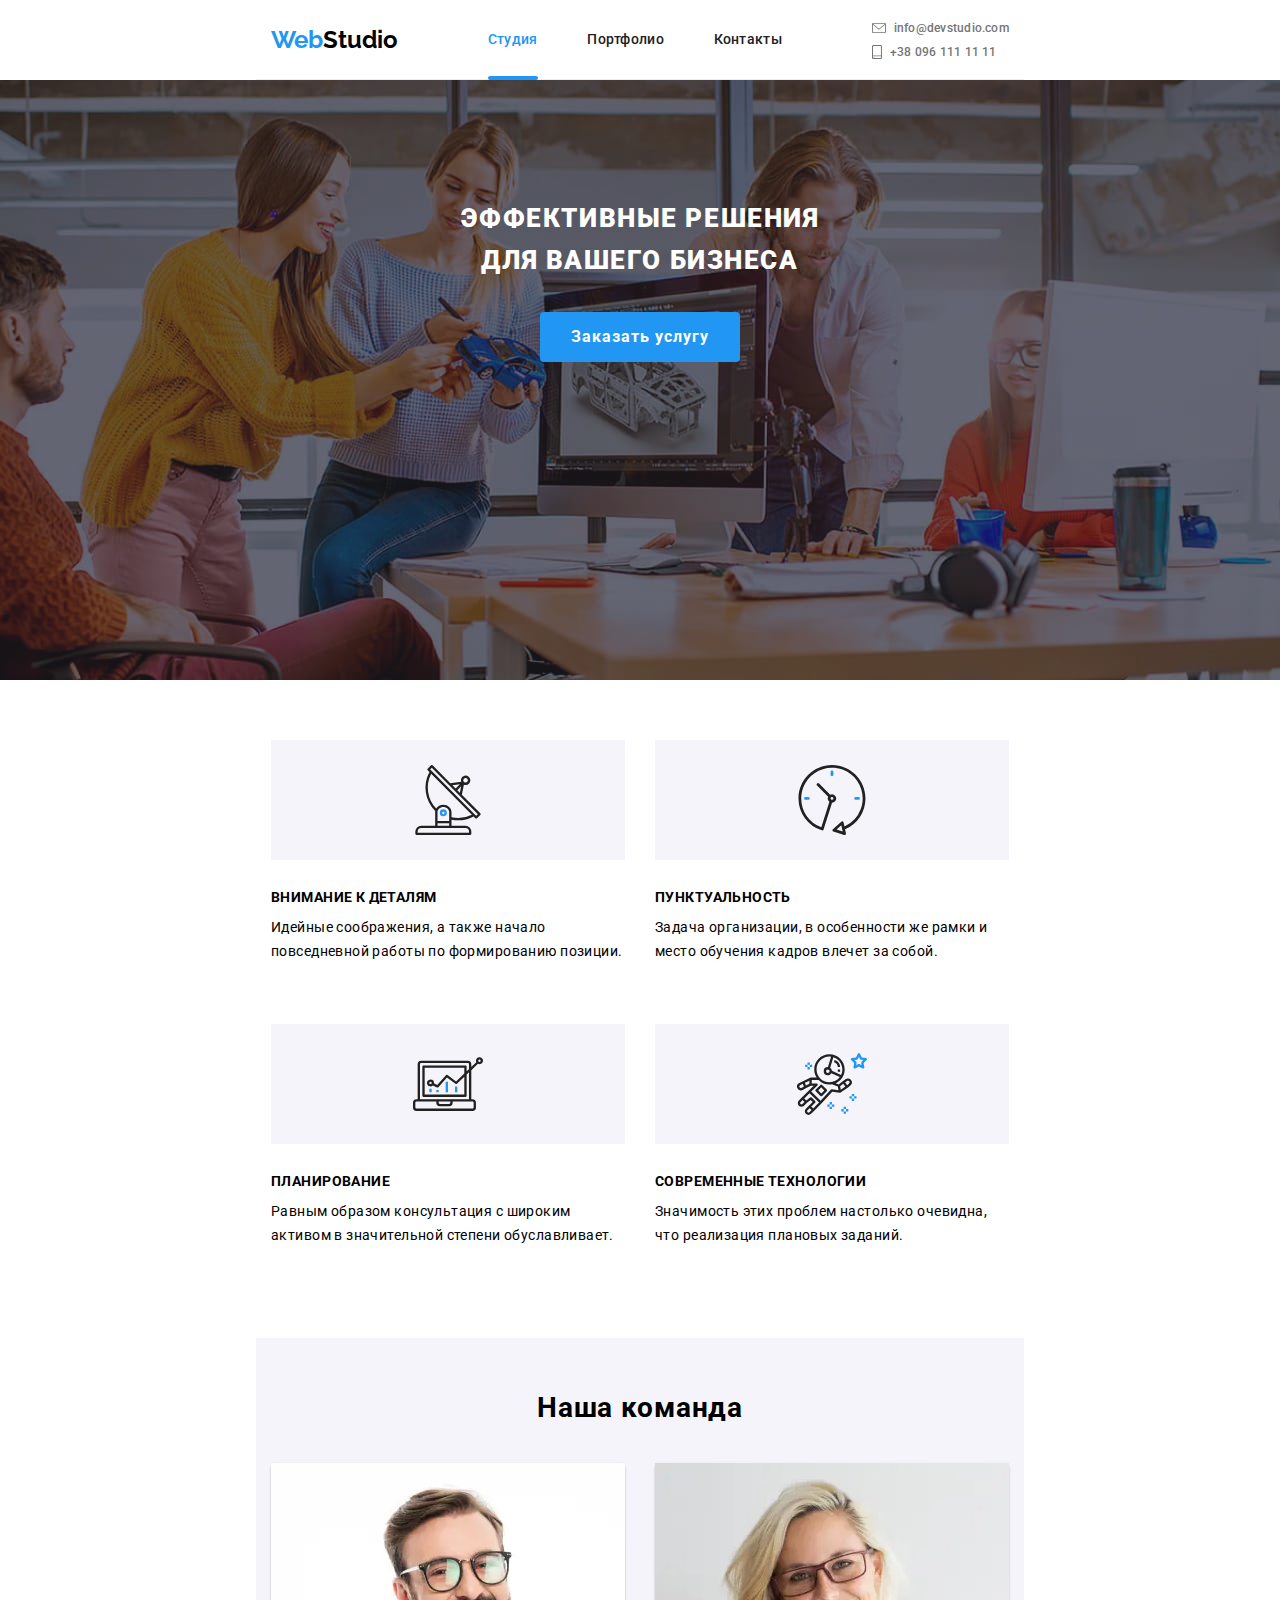
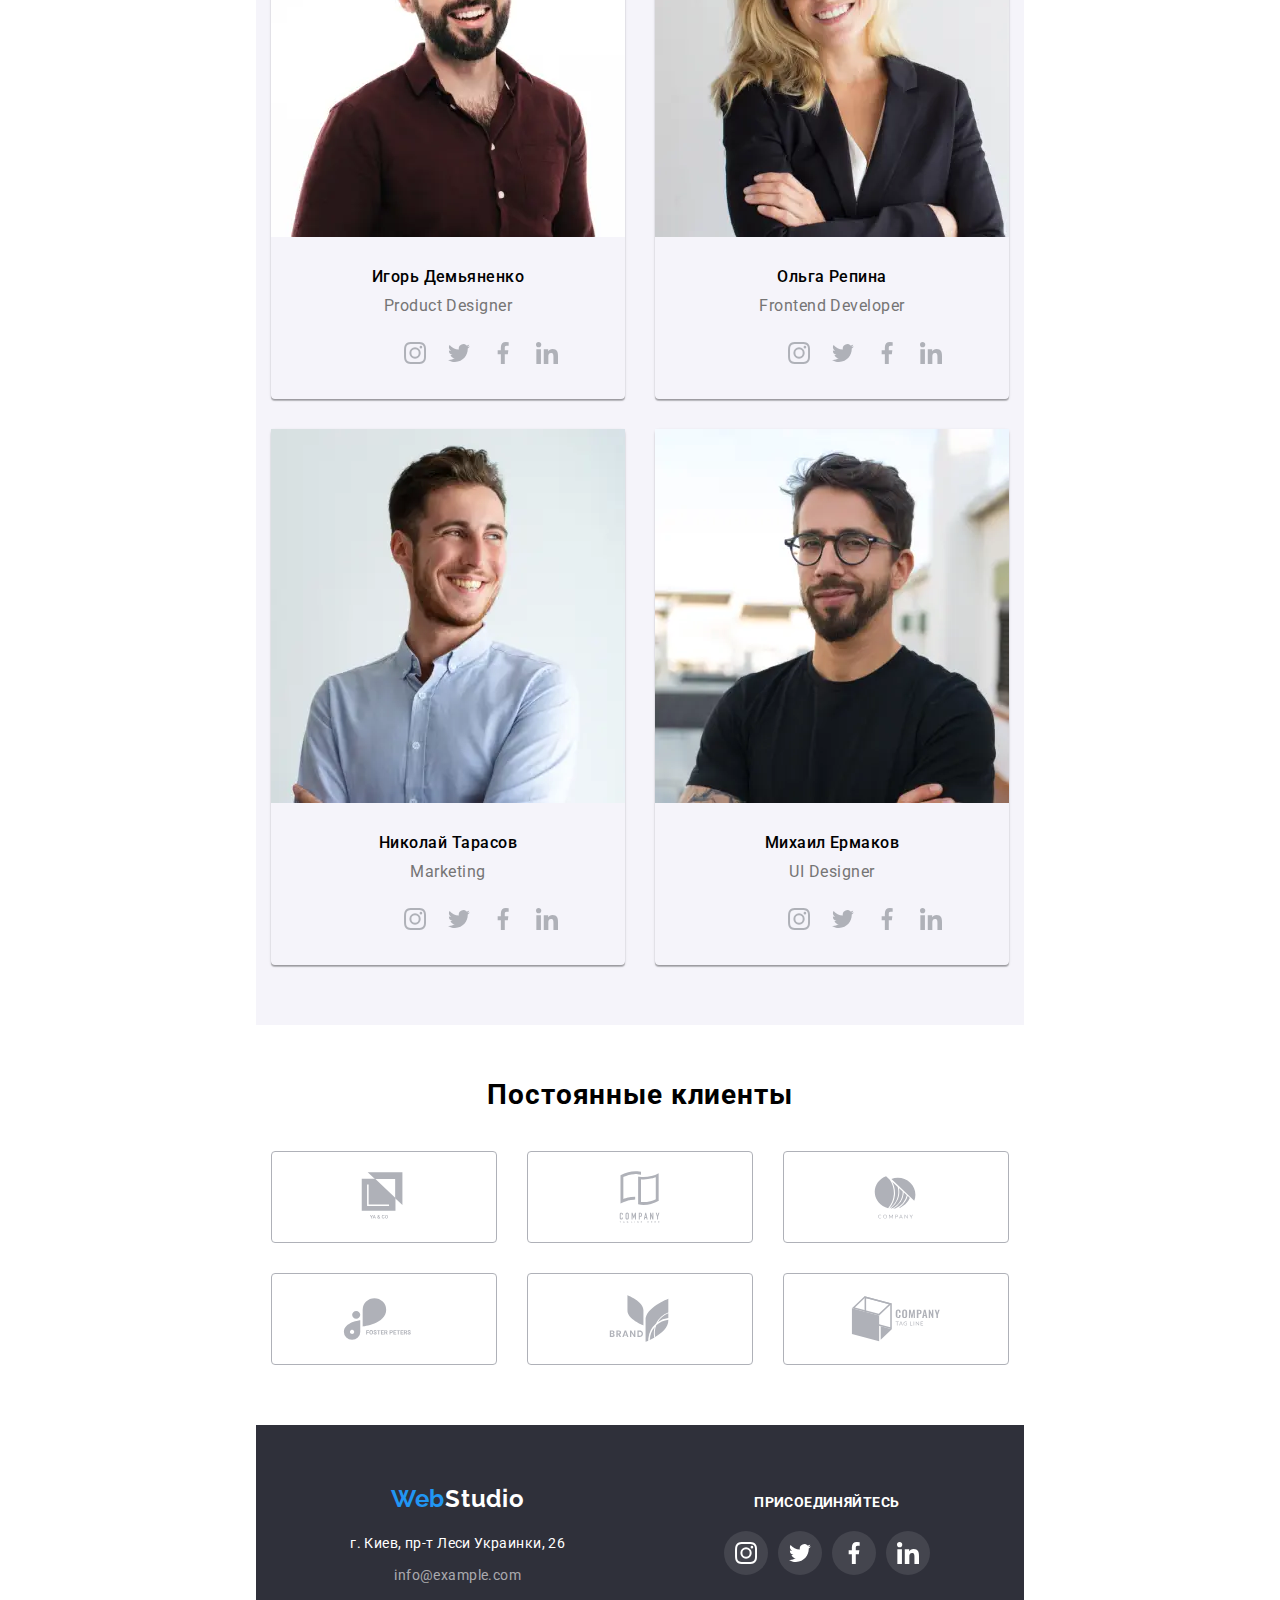
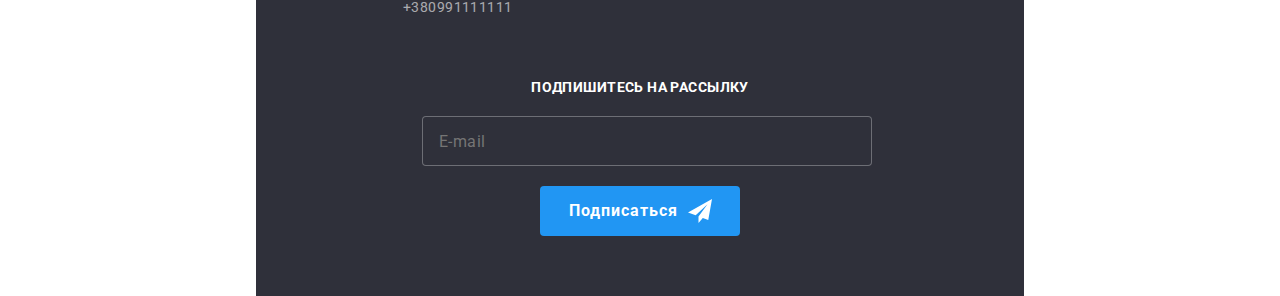
<file: index.html>
<!DOCTYPE html>
<html lang="en">
  <head>
    <meta charset="UTF-8" />
    <meta http-equiv="X-UA-Compatible" content="IE=edge" />
    <meta name="viewport" content="width=device-width, initial-scale=1.0" />
    <title>Web Studio</title>
    <link
      href="https://fonts.googleapis.com/css2?family=Raleway:wght@700&family=Roboto:wght@400;500;700;900&display=swap"
      rel="stylesheet"
    />
    <link
      rel="stylesheet"
      href="https://cdnjs.cloudflare.com/ajax/libs/modern-normalize/1.1.0/modern-normalize.min.css"
    />
    <link rel="stylesheet" href="./css/main.min.css" />
  </head>
  <body>
    <header class="header">
      <a href="./index.html" class="header__link-logo">
        <span class="logo-web">Web</span>Studio</a
      >
      <nav class="header__navigate">
        <ul class="header__list list">
          <li class="header__item">
            <a href="./index.html" class="header__link actual">Студия</a>
          </li>
          <li class="header__item">
            <a href="./portfolio.html" class="header__link">Портфолио</a>
          </li>
          <li class="header__item">
            <a href="#" class="header__link">Контакты</a>
          </li>
        </ul>
      </nav>
      <address class="header__connection">
        <ul class="header__connect-list list">
          <li class="header__connect-item">
            <a href="mailto:info@devstudio.com" class="header__link-contact"
              ><svg class="header__envelope">
                <use
                  class="hidden"
                  href="./images/env-smart-sprite.svg#icon-envelope"
                ></use>
                <use
                  class="appear"
                  href="./images/env-smart-sprite.svg#icon-envelope-desktop"
                ></use>
              </svg>
              info@devstudio.com</a
            >
          </li>
          <li class="header__connect-item">
            <a href="tel:+380961111111" class="header__link-contact"
              ><svg class="header__smartphone">
                <use
                  class="hidden"
                  href="./images/env-smart-sprite.svg#icon-smartphone"
                ></use>
                <use
                  class="appear"
                  href="./images/env-smart-sprite.svg#icon-smartphone-desktop"
                ></use>
              </svg>
              +38 096 111 11 11</a
            >
          </li>
        </ul>
      </address>
      <button
        class="header__button is-open"
        type="button"
        aria-expanded="false"
        data-menu-open
      >
        <svg
          class="header__picture"
          width="40px"
          height="40px"
          aria-label="пермикач мобільного меню"
        >
          <use
            class="header__icon-menu"
            href="./images/new-sprite.svg#icon-menu_40px"
          ></use>
          <!--<use
            class="header__icon-cross"
            href="./images/new-sprite.svg#icon-close_40px"
          ></use>-->
        </svg>
      </button>
      <div class="backdrop is-hidden" data-menu>
        <div class="mobil-modal">
          <button class="mobil-modal__btn" type="button" data-menu-close>
            <svg class="mobil-modal__picture" width="40px" height="40px">
              <use href="./images/new-sprite.svg#icon-close_40px"></use>
            </svg>
          </button>
          <nav class="mobil-modal__navigate">
            <ul class="mobil-modal__list list">
              <li class="mobil-modal__item">
                <a href="./index.html" class="mobil-modal__link curent"
                  >Студия</a
                >
              </li>
              <li class="mobil-modal__item">
                <a href="./portfolio.html" class="mobil-modal__link"
                  >Портфолио</a
                >
              </li>
              <li class="mobil-modal__item">
                <a href="#" class="mobil-modal__link">Контакты</a>
              </li>
            </ul>
          </nav>
          <address class="mobil-modal__connection">
            <ul class="mobil-modal__connect-list list">
              <li class="mobil-modal__connect-item">
                <a href="tel:+380961111111" class="mobil-modal__phone"
                  >+38 096 111 11 11</a
                >
              </li>
              <li class="mobil-modal__connect-item">
                <a href="mailto:info@devstudio.com" class="mobil-modal__mail"
                  >info@devstudio.com</a
                >
              </li>
            </ul>
          </address>
          <ul class="mobil-modal__social list">
            <li class="mobil-modal__social-item">
              <a href="" class="mobil-modal__social-link">Instagram</a>
            </li>
            <li class="mobil-modal__social-item before">
              <a href="" class="mobil-modal__social-link">Twitter</a>
            </li>
            <li class="mobil-modal__social-item before">
              <a href="" class="mobil-modal__social-link">Facebook</a>
            </li>
            <li class="mobil-modal__social-item before">
              <a href="" class="mobil-modal__social-link">LinkedIn</a>
            </li>
          </ul>
        </div>
      </div>
    </header>
    <main>
      <section class="hero">
        <div class="container">
          <h1 class="hero__headline">
            Эффективные решения <br />
            для вашего бизнеса
          </h1>
          <button class="hero__button" type="button" data-modal-open>
            Заказать услугу
          </button>
        </div>
      </section>
      <section class="features">
        <h2 class="visualy-hidden">features</h2>
        <ul class="features__list list">
          <li class="features__item antenna">
            <h3 class="features__headline">Внимание к деталям</h3>
            <p class="features__text">
              Идейные соображения, а также начало повседневной работы по
              формированию позиции.
            </p>
          </li>
          <li class="features__item clock">
            <h3 class="features__headline">Пунктуальность</h3>
            <p class="features__text">
              Задача организации, в особенности же рамки и место обучения кадров
              влечет за собой.
            </p>
          </li>
          <li class="features__item diagram">
            <h3 class="features__headline">Планирование</h3>
            <p class="features__text">
              Равным образом консультация с широким активом в значительной
              степени обуславливает.
            </p>
          </li>
          <li class="features__item astronaut">
            <h3 class="features__headline">Современные технологии</h3>
            <p class="features__text">
              Значимость этих проблем настолько очевидна, что реализация
              плановых заданий.
            </p>
          </li>
        </ul>
      </section>
      <section class="trade">
        <h2 class="trade__headline">Чем мы занимаемся</h2>
        <ul class="trade__list list">
          <li class="trade__item">
            <picture>
              <source
                srcset="./images/trade1.webp 1x, ./images/trade1@2x.webp 2x"
                type="image/webp"
              />
              <source
                srcset="./images/code.jpg 1x, ./images/code@2x.jpg 2x"
                type="image/jpg"
              />
              <img src="./images/code.jpg" alt="coding" />
            </picture>
            <div class="trade__text-container">
              <p class="trade__text">Десктопные приложения</p>
            </div>
          </li>
          <li class="trade__item">
            <picture>
              <source
                srcset="./images/trade2.webp 1x, ./images/trade2@2x.webp 2x"
                type="image/webp"
              />
              <source
                srcset="
                  ./images/aplications.jpg    1x,
                  ./images/aplications@2x.jpg 2x
                "
                type="image/jpg"
              />
              <img
                src="./images/aplications.jpg"
                alt="smartphone and computor connect"
              />
            </picture>
            <div class="trade__text-container">
              <p class="trade__text">Мобильные приложения</p>
            </div>
          </li>
          <li class="trade__item">
            <picture>
              <source
                srcset="./images/trade3.webp 1x, ./images/trade3@2x.webp 2x"
                type="image/webp"
              />
              <source
                srcset="./images/designe.jpg 1x, ./images/designe@2x.jpg 2x"
                type="image/jpg"
              />
              <img src="./images/designe.jpg" alt="computor designe" />
            </picture>
            <div class="trade__text-container">
              <p class="trade__text">Дизайнерские решения</p>
            </div>
          </li>
        </ul>
      </section>
      <section class="team">
        <h2 class="team__header">Наша команда</h2>
        <ul class="team__list list">
          <li class="team__item">
            <picture>
              <source
                srcset="./images/photo1.webp 1x, ./images/photo1@2x.webp 2x"
                type="image/webp"
                media="(max-width: 767px)"
              />
              <source
                srcset="./images/photo1.jpg 1x, ./images/photo1@2x.jpg 2x"
                type="image/jpg"
                media="(max-width: 767px)"
              />
              <source
                srcset="
                  ./images/photo1-tablet.webp    1x,
                  ./images/photo1-tablet@2x.webp 2x
                "
                type="image/webp"
                media="(min-width: 768px)"
              />
              <source
                srcset="
                  ./images/photo1-tablet.jpg    1x,
                  ./images/photo1-tablet@2x.jpg 2x
                "
                type="image/jpg"
                media="(min-width: 768px)"
              />
              <source
                srcset="
                  ./images/photo1-desktop.webp    1x,
                  ./images/photo1-desktop@2x.webp 2x
                "
                type="image/webp"
                media="(min-width: 1600px)"
              />
              <source
                srcset="
                  ./images/photo1-desktop.jpg    1x,
                  ./images/photo1-desktop@2x.jpg 2x
                "
                type="image/jpg"
                media="(min-width: 1600px)"
              />

              <img
                class="team__picture"
                src="./images/photo1.jpg"
                alt="photo"
              />
            </picture>
            <h3 class="team__headline">Игорь Демьяненко</h3>
            <p class="team__text">Product Designer</p>
            <ul class="social list">
              <li class="social__item">
                <a href="#" class="social__link"
                  ><svg class="social__picture" width="22px" height="22px">
                    <use href="./images/symbol-defs.svg#icon-instagram"></use>
                  </svg>
                </a>
              </li>
              <li class="social__item">
                <a href="" class="social__link"
                  ><svg class="social__picture" width="22px" height="22px">
                    <use href="./images/symbol-defs.svg#icon-twitter"></use>
                  </svg>
                </a>
              </li>
              <li class="social__item">
                <a href="" class="social__link"
                  ><svg class="social__picture" width="22px" height="22px">
                    <use href="./images/symbol-defs.svg#icon-facebook"></use>
                  </svg>
                </a>
              </li>
              <li class="social__item">
                <a href="" class="social__link"
                  ><svg class="social__picture" width="22px" height="22px">
                    <use href="./images/symbol-defs.svg#icon-linkedin"></use>
                  </svg>
                </a>
              </li>
            </ul>
          </li>
          <li class="team__item">
            <picture>
              <source
                srcset="./images/photo2.webp 1x, ./images/photo2@2x.webp 2x"
                type="image/webp"
                media="(max-width: 479px)"
              />
              <source
                srcset="./images/photo2.jpg 1x, ./images/photo2@2x.jpg 2x"
                type="image/jpg"
                media="(max-width: 479px)"
              />
              <source
                srcset="
                  ./images/photo2-tablet.webp    1x,
                  ./images/photo2-tablet@2x.webp 2x
                "
                type="image/webp"
                media="(min-width: 480px)"
              />
              <source
                srcset="
                  ./images/photo2-tablet.jpg    1x,
                  ./images/photo2-tablet@2x.jpg 2x
                "
                type="image/jpg"
                media="(min-width: 480px)"
              />
              <source
                srcset="
                  ./images/photo2-desktop.webp    1x,
                  ./images/photo2-desktop@2x.webp 2x
                "
                type="image/webp"
                media="(min-width: 768px)"
              />
              <source
                srcset="
                  ./images/photo2-desktop.jpg    1x,
                  ./images/photo2-desktop@2x.jpg 2x
                "
                type="image/jpg"
                media="(min-width: 768px)"
              />

              <img class="team__picture" src="./images/photo2.jpg" alt="" />
            </picture>
            <h3 class="team__headline">Ольга Репина</h3>
            <p class="team__text">Frontend Developer</p>
            <ul class="social list">
              <li class="social__item">
                <a href="#" class="social__link"
                  ><svg class="social__picture" width="22px" height="22px">
                    <use href="./images/symbol-defs.svg#icon-instagram"></use>
                  </svg>
                </a>
              </li>
              <li class="social__item">
                <a href="" class="social__link"
                  ><svg class="social__picture" width="22px" height="22px">
                    <use href="./images/symbol-defs.svg#icon-twitter"></use>
                  </svg>
                </a>
              </li>
              <li class="social__item">
                <a href="" class="social__link"
                  ><svg class="social__picture" width="22px" height="22px">
                    <use href="./images/symbol-defs.svg#icon-facebook"></use>
                  </svg>
                </a>
              </li>
              <li class="social__item">
                <a href="" class="social__link"
                  ><svg class="social__picture" width="22px" height="22px">
                    <use href="./images/symbol-defs.svg#icon-linkedin"></use>
                  </svg>
                </a>
              </li>
            </ul>
          </li>
          <li class="team__item">
            <picture>
              <source
                srcset="./images/photo3.webp 1x, ./images/photo3@2x.webp 2x"
                type="image/webp"
                media="(max-width: 479px)"
              />
              <source
                srcset="./images/photo3.jpg 1x, ./images/photo3@2x.jpg 2x"
                type="image/jpg"
                media="(max-width: 479px)"
              />
              <source
                srcset="
                  ./images/photo3-tablet.webp    1x,
                  ./images/photo3-tablet@2x.webp 2x
                "
                type="image/webp"
                media="(min-width: 480px)"
              />
              <source
                srcset="
                  ./images/photo3-tablet.jpg    1x,
                  ./images/photo3-tablet@2x.jpg 2x
                "
                type="image/jpg"
                media="(min-width: 480px)"
              />
              <source
                srcset="
                  ./images/photo3-desktop.webp    1x,
                  ./images/photo3-desktop@2x.webp 2x
                "
                type="image/webp"
                media="(min-width: 768px)"
              />
              <source
                srcset="
                  ./images/photo3-desktop.jpg    1x,
                  ./images/photo3-desktop@2x.jpg 2x
                "
                type="image/jpg"
                media="(min-width: 768px)"
              />

              <img class="team__picture" src="./images/photo3.jpg" alt="" />
            </picture>
            <h3 class="team__headline">Николай Тарасов</h3>
            <p class="team__text">Marketing</p>
            <ul class="social list">
              <li class="social__item">
                <a href="#" class="social__link"
                  ><svg class="social__picture" width="22px" height="22px">
                    <use href="./images/symbol-defs.svg#icon-instagram"></use>
                  </svg>
                </a>
              </li>
              <li class="social__item">
                <a href="" class="social__link"
                  ><svg class="social__picture" width="22px" height="22px">
                    <use href="./images/symbol-defs.svg#icon-twitter"></use>
                  </svg>
                </a>
              </li>
              <li class="social__item">
                <a href="" class="social__link"
                  ><svg class="social__picture" width="22px" height="22px">
                    <use href="./images/symbol-defs.svg#icon-facebook"></use>
                  </svg>
                </a>
              </li>
              <li class="social__item">
                <a href="" class="social__link"
                  ><svg class="social__picture" width="22px" height="22px">
                    <use href="./images/symbol-defs.svg#icon-linkedin"></use>
                  </svg>
                </a>
              </li>
            </ul>
          </li>
          <li class="team__item">
            <picture>
              <source
                srcset="./images/photo4.webp 1x, ./images/photo4@2x.webp 2x"
                type="image/webp"
                media="(max-width: 479px)"
              />
              <source
                srcset="./images/photo4.jpg 1x, ./images/photo4@2x.jpg 2x"
                type="image/jpg"
                media="(max-width: 479px)"
              />
              <source
                srcset="
                  ./images/photo4-tablet.webp    1x,
                  ./images/photo4-tablet@2x.webp 2x
                "
                type="image/webp"
                media="(min-width: 480px)"
              />
              <source
                srcset="
                  ./images/photo4-tablet.jpg    1x,
                  ./images/photo4-tablet@2x.jpg 2x
                "
                type="image/jpg"
                media="(min-width: 480px)"
              />
              <source
                srcset="
                  ./images/photo4-desktop.webp    1x,
                  ./images/photo4-desktop@2x.webp 2x
                "
                type="image/webp"
                media="(min-width: 768px)"
              />
              <source
                srcset="
                  ./images/photo4-desktop.jpg    1x,
                  ./images/photo4-desktop@2x.jpg 2x
                "
                type="image/jpg"
                media="(min-width: 768px)"
              />

              <img class="team__picture" src="./images/photo4.jpg" alt="" />
            </picture>
            <h3 class="team__headline">Михаил Ермаков</h3>
            <p class="team__text">UI Designer</p>
            <ul class="social list">
              <li class="social__item">
                <a href="#" class="social__link"
                  ><svg class="social__picture" width="22px" height="22px">
                    <use href="./images/symbol-defs.svg#icon-instagram"></use>
                  </svg>
                </a>
              </li>
              <li class="social__item">
                <a href="" class="social__link"
                  ><svg class="social__picture" width="22px" height="22px">
                    <use href="./images/symbol-defs.svg#icon-twitter"></use>
                  </svg>
                </a>
              </li>
              <li class="social__item">
                <a href="" class="social__link"
                  ><svg class="social__picture" width="22px" height="22px">
                    <use href="./images/symbol-defs.svg#icon-facebook"></use>
                  </svg>
                </a>
              </li>
              <li class="social__item">
                <a href="" class="social__link"
                  ><svg class="social__picture" width="22px" height="22px">
                    <use href="./images/symbol-defs.svg#icon-linkedin"></use>
                  </svg>
                </a>
              </li>
            </ul>
          </li>
        </ul>
      </section>
      <section class="clients">
        <h2 class="clients__header">Постоянные клиенты</h2>
        <ul class="clients__list list">
          <li class="clients__item">
            <a href="#" class="clients__link">
              <svg class="clients__picture" width="106px" height="60px">
                <use href="./images/symbol-defs.svg#icon-Logo1"></use>
              </svg>
            </a>
          </li>
          <li class="clients__item">
            <a href="#" class="clients__link">
              <svg class="clients__picture" width="106px" height="60px">
                <use href="./images/symbol-defs.svg#icon-Logo2"></use>
              </svg>
            </a>
          </li>
          <li class="clients__item">
            <a href="#" class="clients__link">
              <svg class="clients__picture" width="106px" height="60px">
                <use href="./images/symbol-defs.svg#icon-Logo3"></use>
              </svg>
            </a>
          </li>
          <li class="clients__item">
            <a href="#" class="clients__link">
              <svg class="clients__picture" width="106px" height="60px">
                <use href="./images/symbol-defs.svg#icon-Logo4"></use>
              </svg>
            </a>
          </li>
          <li class="clients__item">
            <a href="#" class="clients__link">
              <svg class="clients__picture" width="106px" height="60px">
                <use href="./images/symbol-defs.svg#icon-Logo5"></use>
              </svg>
            </a>
          </li>
          <li class="clients__item">
            <a href="#" class="clients__link">
              <svg class="clients__picture" width="106px" height="60px">
                <use href="./images/symbol-defs.svg#icon-Logo6"></use>
              </svg>
            </a>
          </li>
        </ul>
      </section>
    </main>
    <footer class="footer">
      <div class="container-address">
        <address class="address">
          <a href="./index.html" class="footer__link">
            <span class="logo-web">Web</span>Studio
          </a>
          <a
            href="https://goo.gl/maps/ZqeTFEpqozLa5zfj9"
            class="address__link"
            target="_blank"
            rel="noopener nofollow"
            >г. Киев, пр-т Леси Украинки, 26</a
          >
          <ul class="address__list list">
            <li class="address__item">
              <a href="mailto:info@example.com" class="address__email"
                >info@example.com</a
              >
            </li>
            <li class="address__item">
              <a href="tel:+380991111111" class="address__phon"
                >+380991111111</a
              >
            </li>
          </ul>
        </address>
        <div class="social-foot">
          <p class="social-foot__headline">присоединяйтесь</p>
          <ul class="social-foot__list list">
            <li class="social-foot__item">
              <a href="#" class="social-foot__link">
                <svg class="social-foot__picture" width="22px" height="22px">
                  <use href="./images/symbol-defs.svg#icon-instagram"></use>
                </svg>
              </a>
            </li>
            <li class="social-foot__item">
              <a href="#" class="social-foot__link">
                <svg class="social-foot__picture" width="22px" height="22px">
                  <use href="./images/symbol-defs.svg#icon-twitter"></use>
                </svg>
              </a>
            </li>
            <li class="social-foot__item">
              <a href="#" class="social-foot__link">
                <svg class="social-foot__picture" width="22px" height="22px">
                  <use href="./images/symbol-defs.svg#icon-facebook"></use>
                </svg>
              </a>
            </li>
            <li class="social-foot__item">
              <a href="#" class="social-foot__link">
                <svg class="social-foot__picture" width="22px" height="22px">
                  <use href="./images/symbol-defs.svg#icon-linkedin"></use>
                </svg>
              </a>
            </li>
          </ul>
        </div>
      </div>
      <form class="join">
        <p class="join__text">Подпишитесь на рассылку</p>
        <div class="join__container">
          <label>
            <input class="join__input" type="email" placeholder="E-mail" />
          </label>
          <button class="join__btn" type="submit">
            Подписаться
            <svg class="join__picture" width="24px" height="24px">
              <use href="./images/new-sprite.svg#icon-send"></use>
            </svg>
          </button>
        </div>
      </form>
    </footer>
    <div class="backdrop is-hidden" data-modal>
      <div class="modal">
        <button class="close" type="button" data-modal-close>
          <svg class="close__picture" width="18px" height="18px">
            <use href="./images/symbol-defs.svg#icon-close-black-18dp"></use>
          </svg>
        </button>
        <p class="modal__text">Оставьте свои данные, мы вам перезвоним</p>
        <form class="data">
          <div class="data__field">
            <label class="data__text" for="name">Имя</label
            ><input class="data__frame" type="text" id="name" placeholder=" " />
            <svg class="data__icons" width="18" height="18">
              <use href="./images/symbol-defs.svg#icon-person-black-18dp"></use>
            </svg>
          </div>
          <div class="data__field">
            <label class="data__text" for="tel">Телефон</label>
            <input class="data__frame" type="tel" id="tel" placeholder=" " />
            <svg class="data__icons" width="18" height="18">
              <use href="./images/symbol-defs.svg#icon-phone-black-18dp"></use>
            </svg>
          </div>
          <div class="data__field">
            <label class="data__text" for="email">Почта</label>
            <input
              class="data__frame"
              type="email"
              name="email"
              id="email"
              placeholder=" "
            />
            <svg class="data__icons" width="18" height="18">
              <use href="./images/symbol-defs.svg#icon-email-black-18dp"></use>
            </svg>
          </div>
          <div class="data__field">
            <label class="data__text" for="coments">Комментарий</label>
            <textarea
              class="data__comments"
              name="coments"
              id="coments"
              rows="100"
              placeholder="Введите текст"
            ></textarea>
          </div>
          <div class="conditions">
            <label class="conditions__text" for="checkbox"
              >Соглашаюсь с рассылкой и принимаю
              <input
                class="conditions__tick"
                type="checkbox"
                name="agree"
                value="checkbox"
                id="checkbox"
                required
              />
              <span class="conditions__icon"></span>
            </label>
            <a class="conditions__link" href="#">Условия договора</a>
          </div>
          <button class="data__button button" type="submit">Отправить</button>
        </form>
      </div>
    </div>
    <script src="./js/modal.js"></script>
    <script src="./js/mobile-menu.js"></script>
  </body>
</html>
</file>
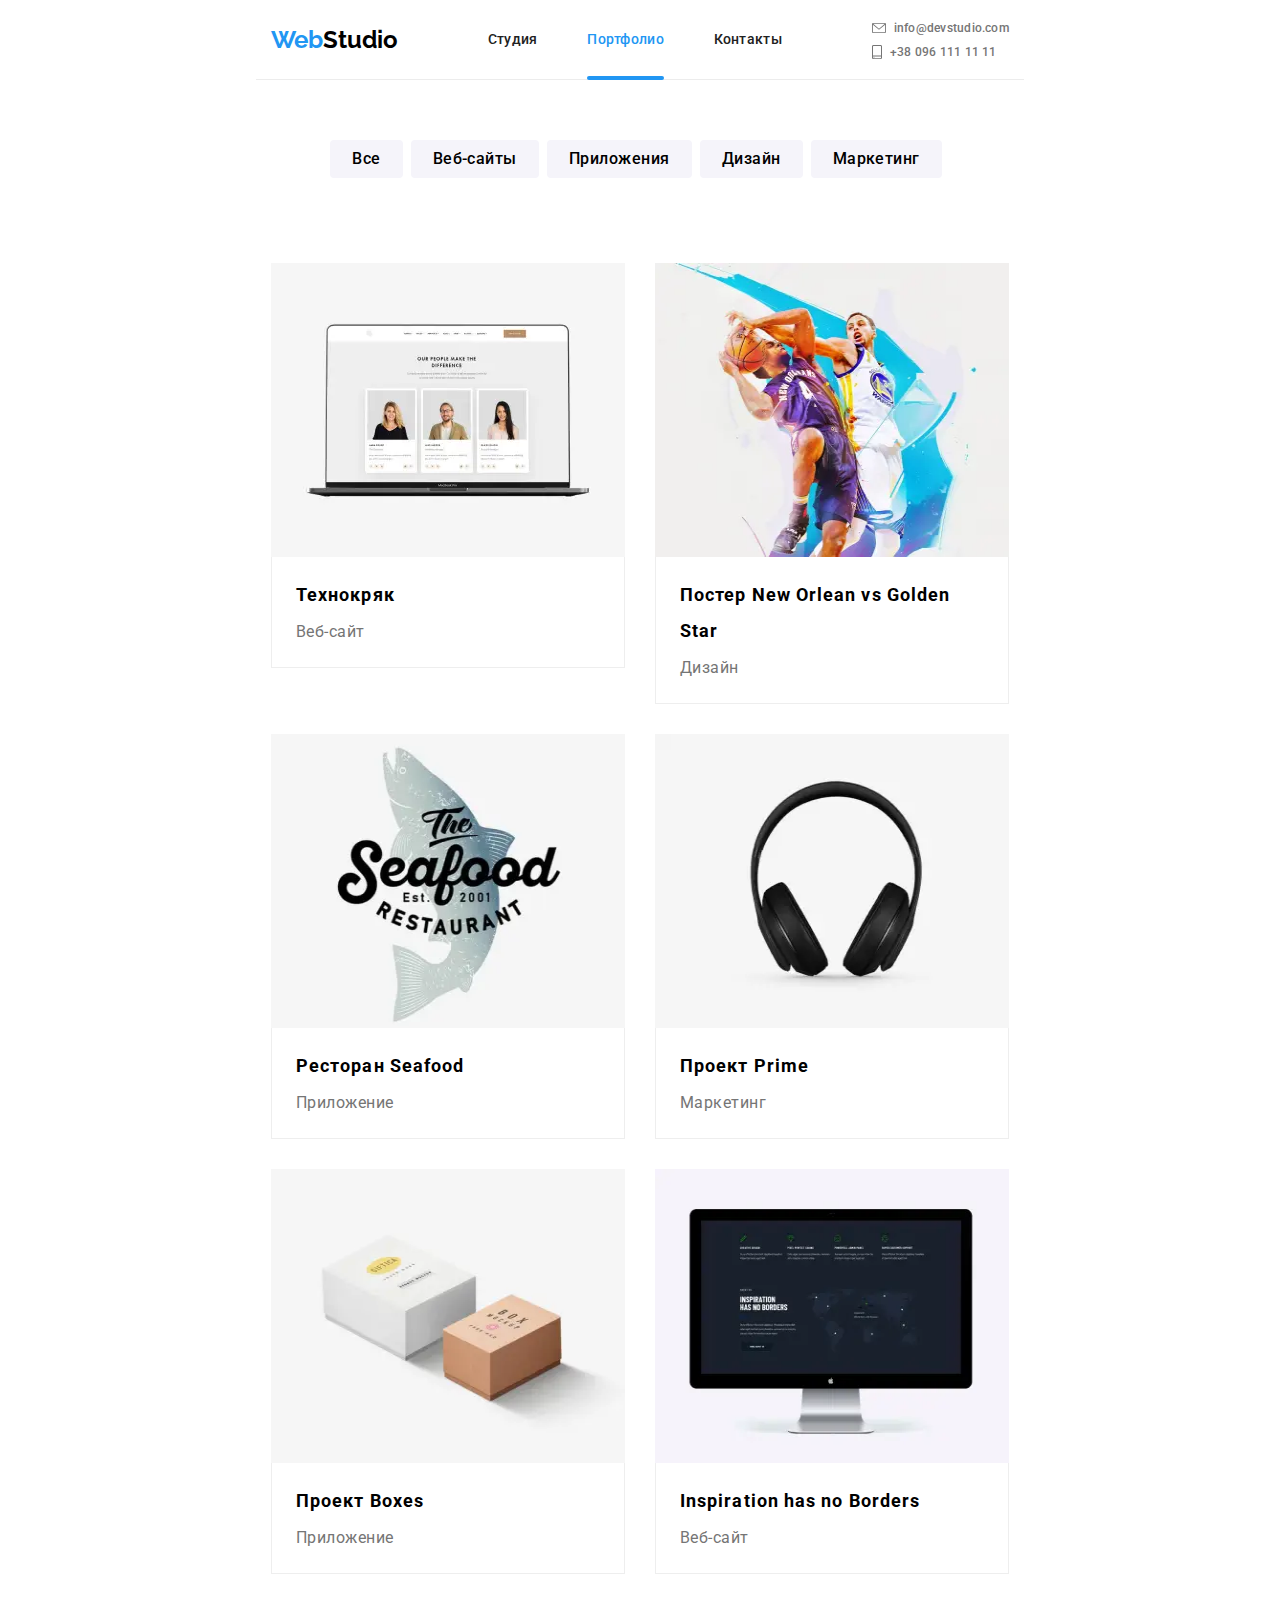
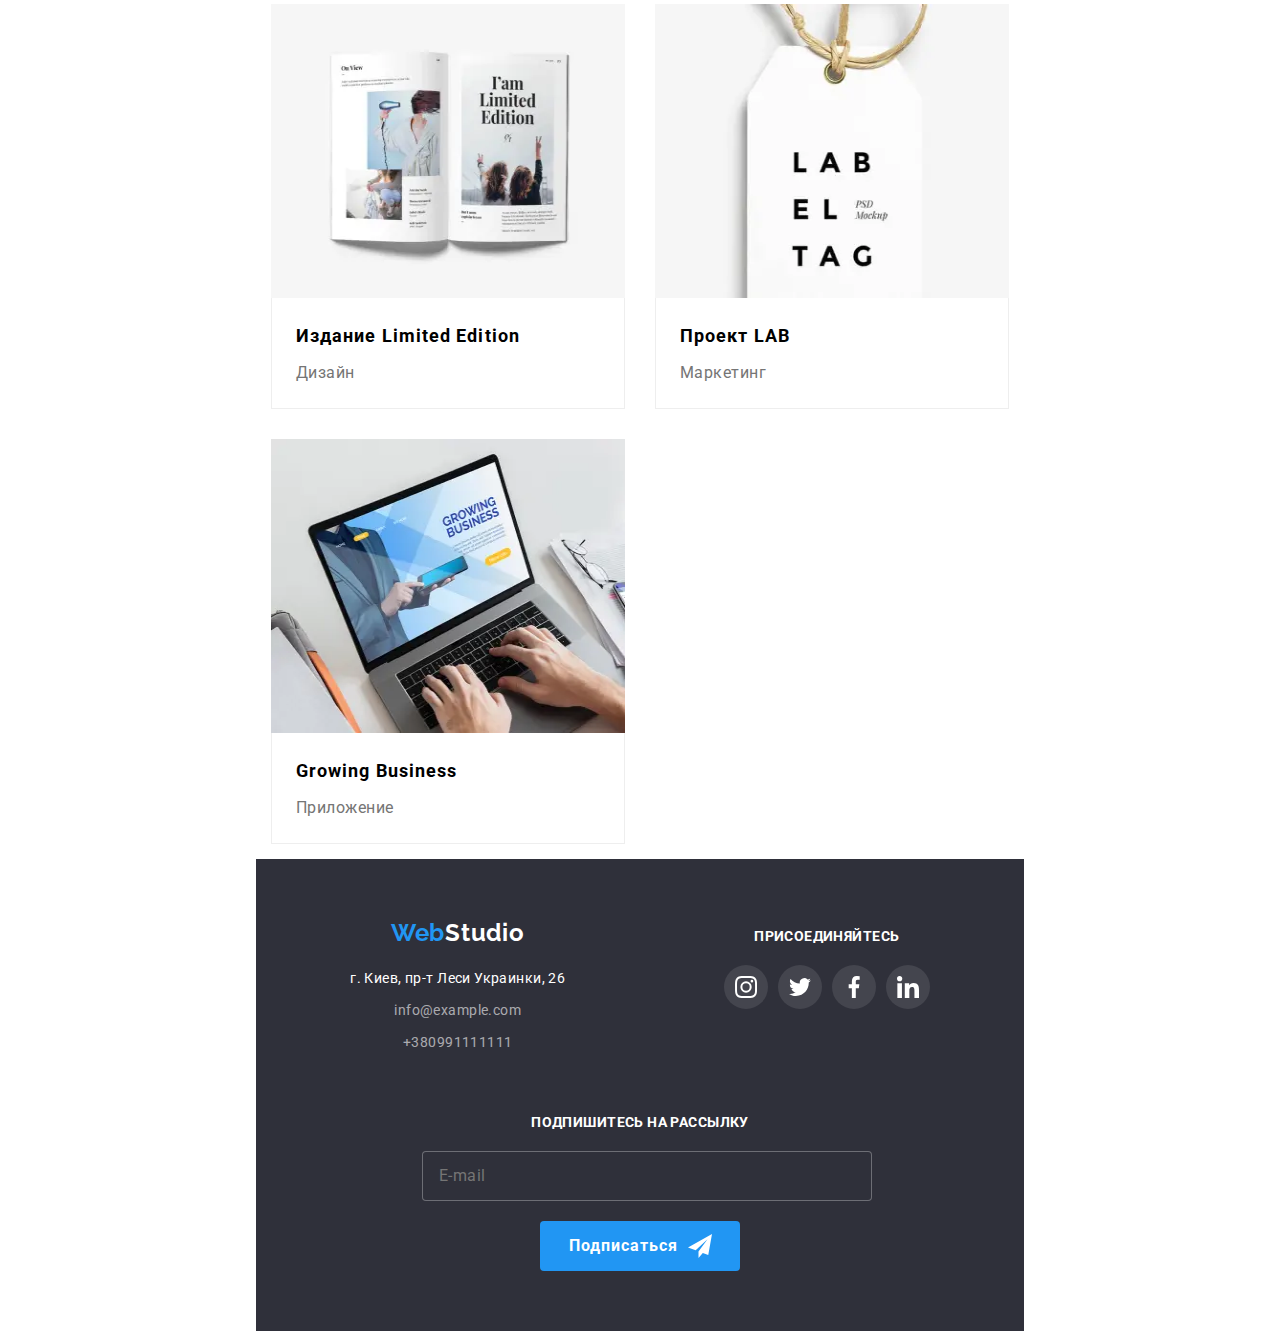
<file: portfolio.html>
<!DOCTYPE html>
<html lang="en">
  <head>
    <meta charset="UTF-8" />
    <meta http-equiv="X-UA-Compatible" content="IE=edge" />
    <meta name="viewport" content="width=device-width, initial-scale=1.0" />
    <title>Portfolio</title>
    <link
      href="https://fonts.googleapis.com/css2?family=Raleway:wght@700&family=Roboto:wght@400;500;700;900&display=swap"
      rel="stylesheet"
    />
    <link
      rel="stylesheet"
      href="https://cdnjs.cloudflare.com/ajax/libs/modern-normalize/1.1.0/modern-normalize.min.css"
    />
    <link rel="stylesheet" href="./css/main.min.css" />
  </head>
  <body>
    <header class="header">
      <a href="./index.html" class="header__link-logo">
        <span class="logo-web">Web</span>Studio</a
      >
      <nav class="header__navigate">
        <ul class="header__list list">
          <li class="header__item">
            <a href="./index.html" class="header__link">Студия</a>
          </li>
          <li class="header__item">
            <a href="./portfolio.html" class="header__link actual">Портфолио</a>
          </li>
          <li class="header__item">
            <a href="#" class="header__link">Контакты</a>
          </li>
        </ul>
      </nav>
      <address class="header__connection">
        <ul class="header__connect-list list">
          <li class="header__connect-item">
            <a href="mailto:info@devstudio.com" class="header__link-contact"
              ><svg class="header__envelope" xmlns="http://www.w3.org/2000/svg">
                <path
                  d="M12.688 0H1.313C.589 0 0 .56 0 1.25v7.5C0 9.44.589 10 1.313 10h11.375C13.41 10 14 9.44 14 8.75v-7.5C14 .56 13.411 0 12.687 0Zm0 .833c.059 0 .115.012.167.033L7 5.699 1.145.866a.454.454 0 0 1 .167-.033h11.375Zm0 8.334H1.313a.428.428 0 0 1-.438-.417V1.746l5.838 4.819a.45.45 0 0 0 .574 0l5.838-4.819V8.75c0 .23-.196.417-.438.417Z"
                />
              </svg>
              info@devstudio.com</a
            >
          </li>
          <li class="header__connect-item">
            <a href="tel:+380961111111" class="header__link-contact"
              ><svg
                class="header__smartphone"
                xmlns="http://www.w3.org/2000/svg"
              >
                <path
                  d="M8.5 0h-7C.673 0 0 .589 0 1.313v11.374C0 13.412.673 14 1.5 14h7c.827 0 1.5-.589 1.5-1.313V1.313C10 .589 9.327 0 8.5 0Zm-7 .875h7c.276 0 .5.196.5.438V10.5H1V1.312c0-.24.224-.437.5-.437Zm7 12.25h-7c-.276 0-.5-.196-.5-.438v-1.312h8v1.313c0 .24-.224.437-.5.437Z"
                />
                <path
                  d="M2.354 11.94a.4.4 0 0 1 0 .62.552.552 0 0 1-.708 0 .4.4 0 0 1 0-.62.552.552 0 0 1 .708 0Z"
                />
              </svg>
              +38 096 111 11 11</a
            >
          </li>
        </ul>
      </address>
      <button
        class="header__button is-open"
        type="button"
        aria-expanded="false"
        data-menu-open
      >
        <svg
          class="header__picture"
          width="40px"
          height="40px"
          aria-label="пермикач мобільного меню"
        >
          <use
            class="header__icon-menu"
            href="./images/new-sprite.svg#icon-menu_40px"
          ></use>
        </svg>
      </button>
      <div class="backdrop is-hidden" data-menu>
        <div class="mobil-modal">
          <button class="mobil-modal__btn" type="button" data-menu-close>
            <svg class="mobil-modal__picture" width="40px" height="40px">
              <use href="./images/new-sprite.svg#icon-close_40px"></use>
            </svg>
          </button>
          <nav class="mobil-modal__navigate">
            <ul class="mobil-modal__list list">
              <li class="mobil-modal__item">
                <a href="./index.html" class="mobil-modal__link curent"
                  >Студия</a
                >
              </li>
              <li class="mobil-modal__item">
                <a href="./portfolio.html" class="mobil-modal__link"
                  >Портфолио</a
                >
              </li>
              <li class="mobil-modal__item">
                <a href="#" class="mobil-modal__link">Контакты</a>
              </li>
            </ul>
          </nav>
          <address class="mobil-modal__connection">
            <ul class="mobil-modal__connect-list list">
              <li class="mobil-modal__connect-item">
                <a href="tel:+380961111111" class="mobil-modal__phone"
                  >+38 096 111 11 11</a
                >
              </li>
              <li class="mobil-modal__connect-item">
                <a href="mailto:info@devstudio.com" class="mobil-modal__mail"
                  >info@devstudio.com</a
                >
              </li>
            </ul>
          </address>
          <ul class="mobil-modal__social list">
            <li class="mobil-modal__social-item">
              <a href="" class="mobil-modal__social-link">Instagram</a>
            </li>
            <li class="mobil-modal__social-item before">
              <a href="" class="mobil-modal__social-link">Twitter</a>
            </li>
            <li class="mobil-modal__social-item before">
              <a href="" class="mobil-modal__social-link">Facebook</a>
            </li>
            <li class="mobil-modal__social-item before">
              <a href="" class="mobil-modal__social-link">LinkedIn</a>
            </li>
          </ul>
        </div>
      </div>
    </header>
    <main>
      <section class="filters">
        <h2 class="visualy-hidden">filters</h2>
        <ul class="filters__list list">
          <li class="filters__item">
            <button class="filters__btn" type="button">Все</button>
          </li>
          <li class="filters__item">
            <button class="filters__btn" type="button">Веб-сайты</button>
          </li>
          <li class="filters__item">
            <button class="filters__btn" type="button">Приложения</button>
          </li>
          <li class="filters__item">
            <button class="filters__btn" type="button">Дизайн</button>
          </li>
          <li class="filters__item">
            <button class="filters__btn" type="button">Маркетинг</button>
          </li>
        </ul>
      </section>
      <section class="cards">
        <ul class="cards__list list">
          <li class="cards__item">
            <a href="#" class="cards__link">
              <div class="cards__picture-container">
                <picture>
                  <source
                    srcset="./images/img1.webp 1x, ./images/img1@2x.webp 2x"
                    type="image/webp"
                    media="(max-width: 767px)"
                  />
                  <source
                    srcset="./images/img1.jpg 1x, ./images/img1@2x.jpg 2x"
                    type="image/jpg"
                    media="(max-width: 767px)"
                  />
                  <source
                    srcset="
                      ./images/img1-tablet.webp    1x,
                      ./images/img1-tablet@2x.webp 2x
                    "
                    type="image/webp"
                    media="(min-width: 768px)"
                  />
                  <source
                    srcset="
                      ./images/img1-tablet.jpg    1x,
                      ./images/img1-tablet@2x.jpg 2x
                    "
                    type="image/jpg"
                    media="(min-width: 768px)"
                  />
                  <source
                    srcset="
                      ./images/img1-desktop.webp    1x,
                      ./images/img1-desktop@2x.webp 2x
                    "
                    type="image/webp"
                    media="(min-width: 1600px)"
                  />
                  <source
                    srcset="
                      ./images/img1-desktop.jpg    1x,
                      ./images/img1-desktop@2x.jpg 2x
                    "
                    type="image/jpg"
                    media="(min-width: 1600px)"
                  />

                  <img
                    class="cards__picture"
                    src="./images/img1@2.jpg"
                    alt="laptop"
                  />
                </picture>
                <div class="cards__animating">
                  <p class="cards__animating-text">
                    Ресурс предлагает комплексные предложения с разным уровнем
                    функционала и сервисов. Все это позволит посетителю получить
                    исчерпывающие сведения о компании или частном лице.
                  </p>
                </div>
              </div>
              <div class="cards__text-container">
                <h3 class="cards__header">Технокряк</h3>
                <p class="cards__text">Веб-сайт</p>
              </div>
            </a>
          </li>
          <li class="cards__item">
            <a href="#" class="cards__link">
              <div class="cards__picture-container">
                <picture>
                  <source
                    srcset="./images/img2.webp 1x, ./images/img2@2x.webp 2x"
                    type="image/webp"
                    media="(max-width: 479px)"
                  />
                  <source
                    srcset="./images/img2.jpg 1x, ./images/img2@2x.jpg 2x"
                    type="image/jpg"
                    media="(max-width: 479px)"
                  />
                  <source
                    srcset="
                      ./images/img2-desktop.webp    1x,
                      ./images/img2-desktop@2x.webp 2x
                    "
                    type="image/webp"
                    media="(min-width: 768px)"
                  />
                  <source
                    srcset="
                      ./images/img2-desktop.jpg    1x,
                      ./images/img2-desktop@2x.jpg 2x
                    "
                    type="image/jpg"
                    media="(min-width: 768px)"
                  />
                  <source
                    srcset="
                      ./images/img2-tablet.webp    1x,
                      ./images/img2-tablet@2x.webp 2x
                    "
                    type="image/webp"
                    media="(min-width: 480px)"
                  />
                  <source
                    srcset="
                      ./images/img2-tablet.jpg    1x,
                      ./images/img2-tablet@2x.jpg 2x
                    "
                    type="image/jpg"
                    media="(min-width: 480px)"
                  />
                  <img
                    class="cards__picture"
                    src="./images/img2@2.jpg"
                    alt="bascetbal"
                  />
                </picture>
                <div class="cards__animating">
                  <p class="cards__animating-text">
                    Ресурс предлагает комплексные предложения с разным уровнем
                    функционала и сервисов. Все это позволит посетителю получить
                    исчерпывающие сведения о компании или частном лице.
                  </p>
                </div>
              </div>
              <div class="cards__text-container">
                <h3 class="cards__header">Постер New Orlean vs Golden Star</h3>
                <p class="cards__text">Дизайн</p>
              </div>
            </a>
          </li>
          <li class="cards__item">
            <a href="#" class="cards__link">
              <div class="cards__picture-container">
                <picture>
                  <source
                    srcset="./images/img3.webp 1x, ./images/img3@2x.webp 2x"
                    type="image/webp"
                    media="(max-width: 479px)"
                  />
                  <source
                    srcset="./images/img3.jpg 1x, ./images/img3@2x.jpg 2x"
                    type="image/jpg"
                    media="(max-width: 479px)"
                  />
                  <source
                    srcset="
                      ./images/img3-desktop.webp    1x,
                      ./images/img3-desktop@2x.webp 2x
                    "
                    type="image/webp"
                    media="(min-width: 768px)"
                  />
                  <source
                    srcset="
                      ./images/img3-desktop.jpg    1x,
                      ./images/img3-desktop@2x.jpg 2x
                    "
                    type="image/jpg"
                    media="(min-width: 768px)"
                  />
                  <source
                    srcset="
                      ./images/img3-tablet.webp    1x,
                      ./images/img3-tablet@2x.webp 2x
                    "
                    type="image/webp"
                    media="(min-width: 480px)"
                  />
                  <source
                    srcset="
                      ./images/img3-tablet.jpg    1x,
                      ./images/img3-tablet@2x.jpg 2x
                    "
                    type="image/jpg"
                    media="(min-width: 480px)"
                  />
                  <img
                    class="cards__picture"
                    src="./images/img3.jpg"
                    alt="seafood"
                  />
                </picture>
                <div class="cards__animating">
                  <p class="cards__animating-text">
                    Ресурс предлагает комплексные предложения с разным уровнем
                    функционала и сервисов. Все это позволит посетителю получить
                    исчерпывающие сведения о компании или частном лице.
                  </p>
                </div>
              </div>
              <div class="cards__text-container">
                <h3 class="cards__header">Ресторан Seafood</h3>
                <p class="cards__text">Приложение</p>
              </div>
            </a>
          </li>
          <li class="cards__item">
            <a href="#" class="cards__link">
              <div class="cards__picture-container">
                <picture>
                  <source
                    srcset="./images/img4.webp 1x, ./images/img4@2x.webp 2x"
                    type="image/webp"
                    media="(max-width: 479px)"
                  />
                  <source
                    srcset="./images/img4.jpg 1x, ./images/img4@2x.jpg 2x"
                    type="image/jpg"
                    media="(max-width: 479px)"
                  />
                  <source
                    srcset="
                      ./images/img4-desktop.webp    1x,
                      ./images/img4-desktop@2x.webp 2x
                    "
                    type="image/webp"
                    media="(min-width: 768px)"
                  />
                  <source
                    srcset="
                      ./images/img4-desktop.jpg    1x,
                      ./images/img4-desktop@2x.jpg 2x
                    "
                    type="image/jpg"
                    media="(min-width: 768px)"
                  />
                  <source
                    srcset="
                      ./images/img4-tablet.webp    1x,
                      ./images/img4-tablet@2x.webp 2x
                    "
                    type="image/webp"
                    media="(min-width: 480px)"
                  />
                  <source
                    srcset="
                      ./images/img4-tablet.jpg    1x,
                      ./images/img4-tablet@2x.jpg 2x
                    "
                    type="image/jpg"
                    media="(min-width: 480px)"
                  />
                  <img
                    class="cards__picture"
                    src="./images/img4.jpg"
                    alt="headphons"
                  />
                </picture>
                <div class="cards__animating">
                  <p class="cards__animating-text">
                    Ресурс предлагает комплексные предложения с разным уровнем
                    функционала и сервисов. Все это позволит посетителю получить
                    исчерпывающие сведения о компании или частном лице.
                  </p>
                </div>
              </div>
              <div class="cards__text-container">
                <h3 class="cards__header">Проект Prime</h3>
                <p class="cards__text">Маркетинг</p>
              </div>
            </a>
          </li>
          <li class="cards__item">
            <a href="#" class="cards__link">
              <div class="cards__picture-container">
                <picture>
                  <source
                    srcset="./images/img5.webp 1x, ./images/img5@2x.webp 2x"
                    type="image/webp"
                    media="(max-width: 479px)"
                  />
                  <source
                    srcset="./images/img5.jpg 1x, ./images/img5@2x.jpg 2x"
                    type="image/jpg"
                    media="(max-width: 479px)"
                  />
                  <source
                    srcset="
                      ./images/img5-desktop.webp    1x,
                      ./images/img5-desktop@2x.webp 2x
                    "
                    type="image/webp"
                    media="(min-width: 768px)"
                  />
                  <source
                    srcset="
                      ./images/img5-desktop.jpg    1x,
                      ./images/img5-desktop@2x.jpg 2x
                    "
                    type="image/jpg"
                    media="(min-width: 768px)"
                  />
                  <source
                    srcset="
                      ./images/img5-tablet.webp    1x,
                      ./images/img5-tablet@2x.webp 2x
                    "
                    type="image/webp"
                    media="(min-width: 480px)"
                  />
                  <source
                    srcset="
                      ./images/img5-tablet.jpg    1x,
                      ./images/img5-tablet@2x.jpg 2x
                    "
                    type="image/jpg"
                    media="(min-width: 480px)"
                  />
                  <img
                    class="cards__picture"
                    src="./images/img5.jpg"
                    alt="boxes"
                  />
                </picture>
                <div class="cards__animating">
                  <p class="cards__animating-text">
                    Ресурс предлагает комплексные предложения с разным уровнем
                    функционала и сервисов. Все это позволит посетителю получить
                    исчерпывающие сведения о компании или частном лице.
                  </p>
                </div>
              </div>
              <div class="cards__text-container">
                <h3 class="cards__header">Проект Boxes</h3>
                <p class="cards__text">Приложение</p>
              </div>
            </a>
          </li>
          <li class="cards__item">
            <a href="#" class="cards__link">
              <div class="cards__picture-container">
                <picture>
                  <source
                    srcset="./images/img6.webp 1x, ./images/img6@2x.webp 2x"
                    type="image/webp"
                    media="(max-width: 479px)"
                  />
                  <source
                    srcset="./images/img6.jpg 1x, ./images/img6@2x.jpg 2x"
                    type="image/jpg"
                    media="(max-width: 479px)"
                  />
                  <source
                    srcset="
                      ./images/img6-desktop.webp    1x,
                      ./images/img6-desktop@2x.webp 2x
                    "
                    type="image/webp"
                    media="(min-width: 768px)"
                  />
                  <source
                    srcset="
                      ./images/img6-desktop.jpg    1x,
                      ./images/img6-desktop@2x.jpg 2x
                    "
                    type="image/jpg"
                    media="(min-width: 768px)"
                  />
                  <source
                    srcset="
                      ./images/img6-tablet.webp    1x,
                      ./images/img6-tablet@2x.webp 2x
                    "
                    type="image/webp"
                    media="(min-width: 480px)"
                  />
                  <source
                    srcset="
                      ./images/img6-tablet.jpg    1x,
                      ./images/img6-tablet@2x.jpg 2x
                    "
                    type="image/jpg"
                    media="(min-width: 480px)"
                  />
                  <img
                    class="cards__picture"
                    src="./images/img6.jpg"
                    alt="screen"
                  />
                </picture>
                <div class="cards__animating">
                  <p class="cards__animating-text">
                    Ресурс предлагает комплексные предложения с разным уровнем
                    функционала и сервисов. Все это позволит посетителю получить
                    исчерпывающие сведения о компании или частном лице.
                  </p>
                </div>
              </div>
              <div class="cards__text-container">
                <h3 class="cards__header">Inspiration has no Borders</h3>
                <p class="cards__text">Веб-сайт</p>
              </div>
            </a>
          </li>
          <li class="cards__item">
            <a href="#" class="cards__link">
              <div class="cards__picture-container">
                <picture>
                  <source
                    srcset="./images/img7.webp 1x, ./images/img7@2x.webp 2x"
                    type="image/webp"
                    media="(max-width: 479px)"
                  />
                  <source
                    srcset="./images/img7.jpg 1x, ./images/img7@2x.jpg 2x"
                    type="image/jpg"
                    media="(max-width: 479px)"
                  />
                  <source
                    srcset="
                      ./images/img7-desktop.webp    1x,
                      ./images/img7-desktop@2x.webp 2x
                    "
                    type="image/webp"
                    media="(min-width: 768px)"
                  />
                  <source
                    srcset="
                      ./images/img7-desktop.jpg    1x,
                      ./images/img7-desktop@2x.jpg 2x
                    "
                    type="image/jpg"
                    media="(min-width: 768px)"
                  />
                  <source
                    srcset="
                      ./images/img7-tablet.webp    1x,
                      ./images/img7-tablet@2x.webp 2x
                    "
                    type="image/webp"
                    media="(min-width: 480px)"
                  />
                  <source
                    srcset="
                      ./images/img7-tablet.jpg    1x,
                      ./images/img7-tablet@2x.jpg 2x
                    "
                    type="image/jpg"
                    media="(min-width: 480px)"
                  />
                  <img
                    class="cards__picture"
                    src="./images/img7.jpg"
                    alt="book"
                  />
                </picture>
                <div class="cards__animating">
                  <p class="cards__animating-text">
                    Ресурс предлагает комплексные предложения с разным уровнем
                    функционала и сервисов. Все это позволит посетителю получить
                    исчерпывающие сведения о компании или частном лице.
                  </p>
                </div>
              </div>
              <div class="cards__text-container">
                <h3 class="cards__header">Издание Limited Edition</h3>
                <p class="cards__text">Дизайн</p>
              </div>
            </a>
          </li>
          <li class="cards__item">
            <a href="#" class="cards__link">
              <div class="cards__picture-container">
                <picture>
                  <source
                    srcset="./images/img8.webp 1x, ./images/img8@2x.webp 2x"
                    type="image/webp"
                    media="(max-width: 479px)"
                  />
                  <source
                    srcset="./images/img8.jpg 1x, ./images/img8@2x.jpg 2x"
                    type="image/jpg"
                    media="(max-width: 479px)"
                  />
                  <source
                    srcset="
                      ./images/img8-desktop.webp    1x,
                      ./images/img8-desktop@2x.webp 2x
                    "
                    type="image/webp"
                    media="(min-width: 768px)"
                  />
                  <source
                    srcset="
                      ./images/img8-desktop.jpg    1x,
                      ./images/img8-desktop@2x.jpg 2x
                    "
                    type="image/jpg"
                    media="(min-width: 768px)"
                  />
                  <source
                    srcset="
                      ./images/img8-tablet.webp    1x,
                      ./images/img8-tablet@2x.webp 2x
                    "
                    type="image/webp"
                    media="(min-width: 480px)"
                  />
                  <source
                    srcset="
                      ./images/img8-tablet.jpg    1x,
                      ./images/img8-tablet@2x.jpg 2x
                    "
                    type="image/jpg"
                    media="(min-width: 480px)"
                  />
                  <img
                    class="cards__picture"
                    src="./images/img8.jpg"
                    alt="tag"
                  />
                </picture>
                <div class="cards__animating">
                  <p class="cards__animating-text">
                    Ресурс предлагает комплексные предложения с разным уровнем
                    функционала и сервисов. Все это позволит посетителю получить
                    исчерпывающие сведения о компании или частном лице.
                  </p>
                </div>
              </div>
              <div class="cards__text-container">
                <h3 class="cards__header">Проект LAB</h3>
                <p class="cards__text">Маркетинг</p>
              </div>
            </a>
          </li>
          <li class="cards__item">
            <a href="#" class="cards__link">
              <div class="cards__picture-container">
                <picture>
                  <source
                    srcset="./images/img9.webp 1x, ./images/img9@2x.webp 2x"
                    type="image/webp"
                    media="(max-width: 479px)"
                  />
                  <source
                    srcset="./images/img9.jpg 1x, ./images/img9@2x.jpg 2x"
                    type="image/webp"
                    media="(max-width: 479px)"
                  />
                  <source
                    srcset="
                      ./images/img9-desktop.webp    1x,
                      ./images/img9-desktop@2x.webp 2x
                    "
                    type="image/webp"
                    media="(min-width: 768px)"
                  />
                  <source
                    srcset="
                      ./images/img9-desktop.jpg    1x,
                      ./images/img9-desktop@2x.jpg 2x
                    "
                    type="image/webp"
                    media="(min-width: 768px)"
                  />
                  <source
                    srcset="
                      ./images/img9-tablet.webp    1x,
                      ./images/img9-tablet@2x.webp 2x
                    "
                    type="image/webp"
                    media="(min-width: 480px)"
                  />
                  <source
                    srcset="
                      ./images/img9-tablet.jpg    1x,
                      ./images/img9-tablet@2x.jpg 2x
                    "
                    type="image/webp"
                    media="(min-width: 480px)"
                  />
                  <img
                    class="cards__picture"
                    src="./images/img9.jpg"
                    alt="work in leptop"
                  />
                </picture>
                <div class="cards__animating">
                  <p class="cards__animating-text">
                    Ресурс предлагает комплексные предложения с разным уровнем
                    функционала и сервисов. Все это позволит посетителю получить
                    исчерпывающие сведения о компании или частном лице.
                  </p>
                </div>
              </div>
              <div class="cards__text-container">
                <h3 class="cards__header">Growing Business</h3>
                <p class="cards__text">Приложение</p>
              </div>
            </a>
          </li>
        </ul>
      </section>
    </main>
    <footer class="footer">
      <div class="container-address">
        <address class="address">
          <a href="./index.html" class="footer__link">
            <span class="logo-web">Web</span>Studio
          </a>
          <a
            href="https://goo.gl/maps/ZqeTFEpqozLa5zfj9"
            class="address__link"
            target="_blank"
            rel="noopener nofollow"
            >г. Киев, пр-т Леси Украинки, 26</a
          >
          <ul class="address__list list">
            <li class="address__item">
              <a href="mailto:info@example.com" class="address__email"
                >info@example.com</a
              >
            </li>
            <li class="address__item">
              <a href="tel:+380991111111" class="address__phon"
                >+380991111111</a
              >
            </li>
          </ul>
        </address>
        <div class="social-foot">
          <p class="social-foot__headline">присоединяйтесь</p>
          <ul class="social-foot__list list">
            <li class="social-foot__item">
              <a href="#" class="social-foot__link">
                <svg class="social-foot__picture" width="22px" height="22px">
                  <use href="./images/symbol-defs.svg#icon-instagram"></use>
                </svg>
              </a>
            </li>
            <li class="social-foot__item">
              <a href="#" class="social-foot__link">
                <svg class="social-foot__picture" width="22px" height="22px">
                  <use href="./images/symbol-defs.svg#icon-twitter"></use>
                </svg>
              </a>
            </li>
            <li class="social-foot__item">
              <a href="#" class="social-foot__link">
                <svg class="social-foot__picture" width="22px" height="22px">
                  <use href="./images/symbol-defs.svg#icon-facebook"></use>
                </svg>
              </a>
            </li>
            <li class="social-foot__item">
              <a href="#" class="social-foot__link">
                <svg class="social-foot__picture" width="22px" height="22px">
                  <use href="./images/symbol-defs.svg#icon-linkedin"></use>
                </svg>
              </a>
            </li>
          </ul>
        </div>
      </div>
      <form class="join">
        <p class="join__text">Подпишитесь на рассылку</p>
        <div class="join__container">
          <label>
            <input class="join__input" type="email" placeholder="E-mail" />
          </label>
          <button class="join__btn" type="submit">
            Подписаться
            <svg class="join__picture" width="24px" height="24px">
              <use href="./images/new-sprite.svg#icon-send"></use>
            </svg>
          </button>
        </div>
      </form>
    </footer>
    <script src="./js/mobile-menu.js"></script>
  </body>
</html>
</file>
<file: css/main.min.css>
:root{--color-text-main: #212121;--color-text: #757575;--color-bgr-main: #c4c4c4;--color-bgr-content: #f5f4fa;--color-white: #fff;--color-logo: #2196f3;--color-btn-hover: #188ce8;--color-svg: #afb1b8;--color-bgr-footer: #2f303a;--color-header-line: #ececec;--animating: cubic-bezier(0.4, 0, 0.2, 1);--shedow-team-cards: 0px 1px 3px rgba(0, 0, 0, 0.12), 0px 1px 1px rgba(0, 0, 0, 0.14), 0px 2px 1px rgba(0, 0, 0, 0.2);--shedow-btn-hover: 0px 4px 4px rgba(0, 0, 0, 0.15);--shedow-portfolio-cards: 0px 1px 1px rgba(0, 0, 0, 0.12), 0px 4px 4px rgba(0, 0, 0, 0.06), 1px 4px 6px rgba(0, 0, 0, 0.16);--shedow-btn-portfolio: 0px 3px 1px rgba(0, 0, 0, 0.1), 0px 1px 2px rgba(0, 0, 0, 0.08), 0px 2px 2px rgba(0, 0, 0, 0.12)}body{font-family:"Roboto","Raleway",sens-serif;color:var(--color-main-text);background-color:var(--color-white)}p,h1,h2,h3,h4,h5,h6{margin:0}address{font-style:normal}img{display:block;max-width:100%;height:auto}ul,ol,li{margin:0;padding-left:0}.list{list-style:none}.join__btn,.data__button,.hero__button{display:flex;align-items:center;justify-content:center;font-family:"Roboto",sans-serif;color:var(--color-white);background-color:var(--color-logo);font-weight:700;font-size:16px;line-height:1.87;letter-spacing:.06em;cursor:pointer;margin-left:auto;margin-right:auto;border-radius:4px;border:0;transition-property:background-color,box-shadow;transition-duration:250ms;transition-timing-function:var(--animating)}.join__btn:hover,.data__button:hover,.hero__button:hover,.join__btn:focus,.data__button:focus,.hero__button:focus{background-color:var(--color-btn-hover);box-shadow:var(--shedow-btn-hover)}.join__btn:active,.data__button:active,.hero__button:active{box-shadow:none}.logo-web{color:var(--color-logo)}.container{height:100%;margin:0 auto;padding-left:15px;padding-right:15px}.visualy-hidden{position:absolute;white-space:nowrap;width:1px;height:1px;overflow:hidden;border:0;padding:0;clip:rect(0 0 0 0);-webkit-clip-path:inset(50%);clip-path:inset(50%);margin:-1px}.header{position:relative;display:flex;justify-content:space-between;align-items:center;width:480px;height:60px;padding:0 15px;margin:0 auto}.header::after{content:"";position:absolute;left:0;bottom:0;width:100%;height:1px;background-color:var(--color-header-line)}@media screen and (min-width: 481px){.header{width:768px;height:80px;display:flex;justify-content:space-between;align-items:center}}@media screen and (min-width: 1600px){.header{width:1600px;padding:0 215px}}.header__link-logo{font-family:"Raleway",sans-serif;display:block;font-weight:700;font-size:24px;line-height:1.16;letter-spacing:.03;text-decoration:none;color:#000}@media screen and (max-width: 480px){.header__navigate{display:none}}@media screen and (min-width: 1600px){.header__navigate{margin-right:150px}}.header__list{display:flex;justify-content:space-between;align-items:center;width:294px}.header__link{display:inline-block;padding:32px 0;text-decoration:none;color:var(--color-text-main);font-weight:500;font-size:14px;line-height:1.14;letter-spacing:.02em;transition:color 250ms var(--animating)}.header__link:hover,.header__link:focus{color:var(--color-logo)}.actual{color:var(--color-logo);position:relative;transition-property:background-color}.actual::after{content:"";position:absolute;z-index:1;height:4px;width:100%;border-radius:2px;top:100%;left:0;background-color:var(--color-logo);transform:translate(0, -100%)}@media screen and (max-width: 480px){.header__connection{display:none}}@media screen and (min-width: 1600px){.header__connect-list{display:flex}}.header__connect-item:nth-child(1){margin-bottom:10px}@media screen and (min-width: 1600px){.header__connect-item:nth-child(1){margin-bottom:0;margin-right:30px}}.header__link-contact{display:flex;align-items:center;text-decoration:none;font-weight:500;font-size:12px;line-height:1.17;letter-spacing:.02em;color:var(--color-text);transition:color 250ms var(--animating)}.header__link-contact:hover,.header__link-contact:focus{color:var(--color-logo)}@media screen and (min-width: 1600px){.header__link-contact{font-weight:500;font-size:14px;line-height:1.14;letter-spacing:.02em}}.header__envelope{width:14px;height:10px;margin-right:8px;fill:currentColor}@media screen and (min-width: 1600px){.header__envelope{width:16px;height:12px;margin-right:10px}}.header__smartphone{width:10px;height:14px;margin-right:8px;fill:currentColor}@media screen and (min-width: 1600px){.header__smartphone{width:10px;height:16px;margin-right:10px}}@media screen and (min-width: 1600px){.hidden{display:none}}@media screen and (max-width: 1599px){.appear{display:none}}.header__button{background-color:var(--color-white);border-color:var(--color-white);cursor:pointer;transition:fill 250ms var(--animating);border:0}.header__button:hover,.header__button:focus{fill:var(--color-logo)}@media screen and (min-width: 481px){.header__button{display:none}}.backdrop{position:fixed;left:0;top:0;z-index:1;width:100%;height:100%;background-color:rgba(0,0,0,.3);overflow-y:scroll}.mobil-modal{position:relative;padding:48px 40px;background-color:var(--color-white)}.mobil-modal__btn{position:absolute;top:10px;right:15px;background-color:var(--color-white);border:0;transition:fill 250ms var(--animating)}.mobil-modal__btn:hover,.mobil-modal__btn:focus{fill:var(--color-logo)}.is-hidden{visibility:hidden;opacity:0;pointer-events:none}.mobil-modal__list{margin-bottom:302px}.mobil-modal__item{margin-bottom:32px}.mobil-modal__link{text-decoration:none;color:var(--color-text-main);font-weight:500;font-size:40px;line-height:1.175;letter-spacing:.02em;transition:color 250ms var(--animating)}.mobil-modal__link:hover{color:var(--color-logo)}.mobil-modal__connect-list{margin-bottom:64px}.mobil-modal__connect-item{margin-bottom:32px}.mobil-modal__phone{text-decoration:none;color:var(--color-logo);font-weight:500;font-size:34px;line-height:1.176;letter-spacing:.02em}.mobil-modal__mail{text-decoration:none;color:var(--color-text);font-weight:500;font-size:24px;line-height:1.166;letter-spacing:.02em}.mobil-modal__social{display:flex}.mobil-modal__social-item{margin-right:10px}.before{position:relative;margin-left:10px}.mobil-modal__social-link{text-decoration:none;color:var(--color-logo);font-weight:500;font-size:18px;line-height:1.22;letter-spacing:.02em}@media screen and (max-width: 479px){.before::before{content:"";position:absolute;left:-10px;width:1px;height:22px;margin-right:10px;background-color:rgba(33,33,33,.2)}}.hero{height:400px;padding-top:118px;margin:0 auto;background-color:var(--color-bgr-main);background-image:linear-gradient(to top, rgba(47, 48, 58, 0.4), rgba(47, 48, 58, 0.4)),url(../images/Header.jpg);background-repeat:no-repeat;background-size:cover;background-position:center}@media screen and (min-width: 768px){.hero{min-width:768px;background-image:linear-gradient(to top, rgba(47, 48, 58, 0.4), rgba(47, 48, 58, 0.4)),url(../images/Header-tablet.jpg)}}@media screen and (min-width: 1200px){.hero{height:600px;min-width:1200px;background-image:linear-gradient(to top, rgba(47, 48, 58, 0.4), rgba(47, 48, 58, 0.4)),url(../images/header-desktop.jpg)}}.hero__button{width:200px;height:50px}.hero__headline{margin-bottom:30px;font-weight:900;font-size:26px;line-height:1.61;letter-spacing:.06em;color:var(--color-white);text-align:center;text-transform:uppercase}@media screen and (min-width: 1600px){.hero__headline{font-weight:900;font-size:44px;line-height:1.36;letter-spacing:.06em}}.backdrop{position:fixed;top:0;left:50%;transform:translate(-50%, 0);height:100%;width:480px;padding-top:93px;padding-left:15px;padding-right:15px;background-color:rgba(0,0,0,.2);opacity:1;transition:opacity 250ms var(--animating)}@media screen and (min-width: 481px){.backdrop{width:768px}}@media screen and (min-width: 1600px){.backdrop{width:1600px}}.modal{position:absolute;top:50%;left:50%;width:450px;margin:0 auto;padding:40px;border-radius:4px;box-shadow:var(--shedow-team-cards);background-color:var(--color-white);transform:translate(-50%, -50%)}@media screen and (min-width: 1600px){.modal{width:528px}}.close{position:absolute;top:8px;right:8px;height:30px;width:30px;border:1px solid rgba(0,0,0,.1);border-radius:50% 50%;text-decoration:none;color:inherit;background-color:var(--color-white);display:inline-flex;justify-content:center;align-items:center;transition-duration:color;transition-duration:250ms;transition-timing-function:var(--animating);fill:#000}.close:hover,.close:focus{color:var(--color-logo)}.close__picture{fill:currentColor}.modal__text{font-weight:700;font-size:20px;line-height:1.5;letter-spacing:.03em;text-align:center;margin-bottom:12px}.data{display:flex;flex-direction:column}.data__field{position:relative;display:flex;flex-direction:column}.data__field:not(:last-child){margin-bottom:10px}.data__text{font-weight:400;font-size:12px;line-height:1.17;letter-spacing:.03em;color:var(--color-text);padding-bottom:4px}.data__frame{outline:rgba(0,0,0,0);height:40px;border:1px solid rgba(21,21,21,.2);border-radius:4px;transition:border-color 250ms var(--animating);padding-left:42px}.data__frame:hover,.data__frame:focus{border-color:var(--color-logo)}.data__frame:not(:-moz-placeholder-shown){border-color:var(--color-logo)}.data__frame:not(:-ms-input-placeholder){border-color:var(--color-logo)}.data__frame:not(:placeholder-shown){border-color:var(--color-logo)}.data__frame:hover~.data__icons,.data__frame:focus~.data__icons{fill:var(--color-logo)}.data__frame:not(:-moz-placeholder-shown)+.data__icons{fill:var(--color-logo)}.data__frame:not(:-ms-input-placeholder)+.data__icons{fill:var(--color-logo)}.data__frame:not(:placeholder-shown)+.data__icons{fill:var(--color-logo)}.data__icons{position:absolute;bottom:11px;left:12px;fill:currentColor;transition:fill 250ms var(--animating)}.data__comments{border:1px solid rgba(33,33,33,.2);border-radius:4px;height:120px;font-size:14px;line-height:1.14;letter-spacing:.01em;padding:12px 16px;resize:none;outline:rgba(0,0,0,0);transition:border-color 250ms var(--animating)}.data__comments:hover,.data__comments:focus{border-color:var(--color-logo)}.data__comments:not(:-moz-placeholder-shown){border-color:var(--color-logo)}.data__comments:not(:-ms-input-placeholder){border-color:var(--color-logo)}.data__comments:not(:placeholder-shown){border-color:var(--color-logo)}.data__comments>[placeholder]{color:rgba(117,117,117,.5)}.conditions{display:inline-flex;margin:10px 0 30px 0}@media screen and (min-width: 1600px){.conditions{margin:10px 0 30px 12px}}.conditions__text{font-weight:400;font-size:12px;line-height:1.17;letter-spacing:.03em;display:flex;align-items:center;justify-content:center;color:var(--color-text)}@media screen and (min-width: 1600px){.conditions__text{font-weight:400;font-size:14px;line-height:1.71;letter-spacing:.03em}}.conditions__tick{position:absolute;white-space:nowrap;width:1px;height:1px;overflow:hidden;border:0;padding:0;clip:rect(0 0 0 0);-webkit-clip-path:inset(50%);clip-path:inset(50%);margin:-1px}.conditions__tick:checked+.conditions__icon{background-color:var(--color-logo);background-image:url(../../images/icon-check.svg);background-size:contain;border-color:var(--color-logo)}.conditions__icon{display:inline-flex;order:-1;width:16px;height:15px;margin-right:8px;border:2px solid #000;border-radius:2px}.conditions__link{font-weight:400;font-size:12px;line-height:1.66;letter-spacing:.03em;color:var(--color-logo);margin-left:4px}@media screen and (min-width: 1600px){.conditions__link{font-weight:400;font-size:14px;line-height:1.71;letter-spacing:.03em}}.data__button{width:200px;height:50px}.features{width:480px;padding:60px 15px 30px;margin:0 auto}@media screen and (min-width: 481px){.features{width:768px;padding:45px 0}}@media screen and (min-width: 1600px){.features{width:1600px;padding:79px 200px}}.features__list{display:flex;flex-wrap:wrap;width:100%}.features__item{padding-bottom:30px}@media screen and (min-width: 481px){.features__item{width:calc((100% - 60px)/2);margin:15px}}@media screen and (min-width: 1600px){.features__item{width:calc((100% - 120px)/4);padding-bottom:0}}.features__headline{margin-bottom:10px;font-weight:700;font-size:14px;line-height:1.14;letter-spacing:.03em;text-align:center;text-transform:uppercase}@media screen and (min-width: 481px){.features__headline{text-align:left}}.features__text{font-weight:400;font-size:14px;line-height:1.71;letter-spacing:.03em;color:var(--color-text-secondary)}@media screen and (min-width: 481px){.features__text{text-align:left}}.antenna::before{content:"";display:block;height:120px;margin-bottom:30px;background-color:var(--color-bgr-content);background-repeat:no-repeat;background-position:center;background-image:url(../images/antenna.svg)}.clock::before{content:"";display:block;height:120px;margin-bottom:30px;background-color:var(--color-bgr-content);background-repeat:no-repeat;background-position:center;background-image:url(../images/clock.svg)}.diagram::before{content:"";display:block;height:120px;margin-bottom:30px;background-color:var(--color-bgr-content);background-repeat:no-repeat;background-position:center;background-image:url(../images/diagram.svg)}.astronaut::before{content:"";display:block;height:120px;margin-bottom:30px;background-color:var(--color-bgr-content);background-repeat:no-repeat;background-position:center;background-image:url(../images/astronaut.svg)}.team{width:480px;margin:0 auto;padding:45px 0;background-color:var(--color-bgr-content)}@media screen and (min-width: 481px){.team{width:768px}}@media screen and (min-width: 1600px){.team{width:1600px;padding:94px 200px 79px}}.team__list{width:100%}@media screen and (min-width: 481px){.team__list{display:flex;flex-wrap:wrap}}.team__item{padding-bottom:24px;margin:15px;box-shadow:var(--shedow-team-cards);border-radius:4px}@media screen and (min-width: 481px){.team__item{width:calc((100% - 60px)/2)}}@media screen and (min-width: 1600px){.team__item{width:calc((100% - 120px)/4)}}.team__header,.clients__header{margin-bottom:15px;font-weight:700;font-size:28px;line-height:1.8;letter-spacing:.03em;text-align:center}.team__headline{margin-bottom:10px;font-weight:500;font-size:16px;line-height:1.19;letter-spacing:.03em;text-align:center}.team__text{margin-bottom:16px;font-weight:400;font-size:16px;line-height:1.19;letter-spacing:.03em;color:var(--color-text);text-align:center}.team__picture{width:100%;height:460px;margin-bottom:30px}@media screen and (min-width: 481px){.team__picture{height:374px}}@media screen and (min-width: 1600px){.team__picture{height:260px}}.social{display:flex;justify-content:space-around;align-items:center;margin:0 122px}.social__link{display:flex;justify-content:center;align-items:center;width:44px;height:44px;fill:var(--color-svg);border-radius:50% 50%;transition:fill 250ms var(--animating),background-color 250ms var(--animating)}.social__link:hover,.social__link:focus{fill:var(--color-white);background-color:var(--color-logo)}.clients{width:480px;margin:0 auto;padding:45px 0}@media screen and (min-width: 481px){.clients{width:768px}}@media screen and (min-width: 1600px){.clients{width:1600px;padding:94px 200px 79px}}@media screen and (max-width: 481px){.clients__header{display:none}}.clients__list{display:flex;flex-wrap:wrap}.clients__item{width:calc((100% - 60px)/2);margin:15px}@media screen and (min-width: 481px){.clients__item{width:calc((100% - 90px)/3)}}@media screen and (min-width: 1600px){.clients__item{width:calc((100% - 180px)/6)}}.clients__link{display:flex;justify-content:center;align-items:center;width:100%;height:92px;fill:var(--color-svg);border:solid 1px var(--color-svg);border-radius:4px;transition:fill 250ms var(--animating),border-color 250ms var(--animating)}.clients__link:hover,.clients__link:focus{fill:var(--color-logo);border-color:var(--color-logo)}.footer{width:480px;margin:0 auto;padding:60px 15px;background-color:var(--color-bgr-footer)}@media screen and (min-width: 481px){.footer{width:768px}}@media screen and (min-width: 1600px){.footer{display:flex;justify-content:space-between;padding:60px 215px;width:1600px}}@media screen and (min-width: 481px){.container-address{display:flex;align-items:baseline;justify-content:space-around}}.footer__link{display:block;font-family:"Raleway",sans-serif;text-decoration:none;font-weight:700;font-size:24px;line-height:1.16;letter-spacing:.03em;margin-bottom:20px;color:var(--color-white);text-align:center}@media screen and (min-width: 1600px){.footer__link{text-align:left}}.address{margin-bottom:60px}@media screen and (min-width: 1600px){.address{margin-right:70px}}.address__link{display:block;text-align:center;font-weight:400;font-size:14px;line-height:1.71;letter-spacing:.03em;text-decoration:none;color:var(--color-white);margin-bottom:8px;transition:color 250ms var(--animating)}.address__link:hover,.address__link:focus{color:var(--color-logo)}@media screen and (min-width: 1600px){.address__link{text-align:left}}.address__email{display:block;text-align:center;font-weight:400;font-size:14px;line-height:1.71;letter-spacing:.03em;text-decoration:none;color:rgba(255,255,255,.6);margin-bottom:8px;transition:color 250ms var(--animating)}.address__email:hover,.address__email:focus{color:var(--color-logo)}@media screen and (min-width: 1600px){.address__email{text-align:left}}.address__phon{display:block;text-align:center;font-weight:400;font-size:14px;line-height:1.71;letter-spacing:.03em;text-decoration:none;color:rgba(255,255,255,.6);transition:color 250ms var(--animating)}.address__phon:hover,.address__phon:focus{color:var(--color-logo)}@media screen and (min-width: 1600px){.address__phon{text-align:left}}.social-foot__headline,.join__text{display:block;text-align:center;color:var(--color-white);font-weight:700;font-size:14px;line-height:1.14;letter-spacing:.03em;text-transform:uppercase;margin-bottom:20px}@media screen and (min-width: 1600px){.social-foot__headline,.join__text{text-align:left}}.social-foot__list{display:flex;justify-content:space-between;width:206px;margin:0 auto 60px}.social-foot__link{display:flex;justify-content:center;align-items:center;width:44px;height:44px;fill:var(--color-white);background-color:rgba(255,255,255,.1);border-radius:50% 50%;transition:background-color 250ms var(--animating)}.social-foot__link:hover,.social-foot__link:focus{background-color:var(--color-logo)}@media screen and (min-width: 1600px){.join{padding-top:12px}}@media screen and (min-width: 1600px){.join__container{display:flex}}.join__input{width:100%;height:50px;border:solid 1px rgba(255,255,255,.3);border-radius:4px;background-color:var(--color-bgr-footer);color:rgba(255,255,255,.6);padding-left:16px;margin-bottom:20px;font-weight:400;font-size:16px;line-height:1.25;letter-spacing:.03em;transition:border-color 250ms var(--animating)}.join__input:hover,.join__input:focus{border-color:var(--color-logo)}@media screen and (min-width: 481px){.join__input{width:450px;margin:0 137px 20px 151px}}@media screen and (min-width: 1600px){.join__input{width:358px;margin-right:15px;margin:0 12px 0 0}}.join__btn{width:200px;height:50px;padding:10px 28px 10px 29px}.join__picture{fill:var(--color-white);margin-left:10px}.filters{width:480px;padding:60px 15px 40px;margin:0 auto}@media screen and (min-width: 481px){.filters{width:768px}}@media screen and (min-width: 1600px){.filters{padding:94px 15px 5px}}.filters__list{display:flex;flex-wrap:wrap}@media screen and (min-width: 481px){.filters__list{justify-content:center;padding-bottom:15px}}.filters__btn{height:38px;font-weight:500;font-size:16px;line-height:1.625;letter-spacing:.03em;margin-right:8px;margin-bottom:15px;padding:6px 22px;border-radius:4px;background-color:var(--color-bgr-content);border:0;cursor:pointer;transition:color 250ms var(--animating),background-color 250ms var(--animating)}.filters__btn:hover,.filters__btn:focus{color:var(--color-white);background-color:var(--color-logo)}.cards{width:480px;padding:0 15px;margin:0 auto}@media screen and (min-width: 481px){.cards{width:768px;padding:0}}@media screen and (min-width: 1600px){.cards{width:1600px;padding:0 200px 79px}}@media screen and (min-width: 481px){.cards__list{display:flex;flex-wrap:wrap}}.cards__item{margin-bottom:30px;transition:box-shadow 250ms var(--animating)}.cards__item:hover,.cards__item:focus{box-shadow:var(--shedow-portfolio-cards)}@media screen and (min-width: 481px){.cards__item{width:calc((100% - 60px)/2);margin:15px}}@media screen and (min-width: 1600px){.cards__item{width:calc((100% - 90px)/3)}}.cards__link{display:block;text-decoration:none;color:inherit}.cards__link:hover .cards__animating,.cards__link:focus{transform:translateY(-100%)}.cards__picture-container{position:relative;overflow:hidden}.cards__picture{width:450px;height:294px}.cards__text-container{border-bottom:1px solid #eee;border-left:1px solid #eee;border-right:1px solid #eee;padding:20px 24px}.cards__header{font-weight:700;font-size:18px;line-height:2;letter-spacing:.06em;margin-bottom:4px}.cards__text{font-weight:400;font-size:16px;line-height:1.875;letter-spacing:.03em;color:var(--color-text)}.cards__animating{position:absolute;top:100%;left:0;width:100%;height:294px;padding:77px 24px;background-color:rgba(33,150,243,.9);transition:transform 250ms var(--animating)}.cards__animating-text{font-weight:400;font-size:18px;line-height:1.55;letter-spacing:.03em;color:var(--color-white)}.trade{width:1600px;margin:0 auto;padding:94px 215px}@media screen and (max-width: 1599px){.trade{display:none}}.trade__headline{font-weight:700;font-size:36px;line-height:1.17;letter-spacing:.03em;text-align:center;margin-bottom:50px}.trade__list{display:flex;align-items:center;justify-content:space-between}.trade__item{position:relative}.trade__text-container{position:absolute;top:100%;left:0;transform:translateY(-100%);width:100%;height:70px;padding-top:27px;background-color:rgba(47,48,58,.8)}.trade__text{font-weight:700;font-size:14;line-height:1.14;letter-spacing:.03em;text-align:center;text-transform:uppercase;color:var(--color-white)}/*# sourceMappingURL=main.min.css.map */
</file>
